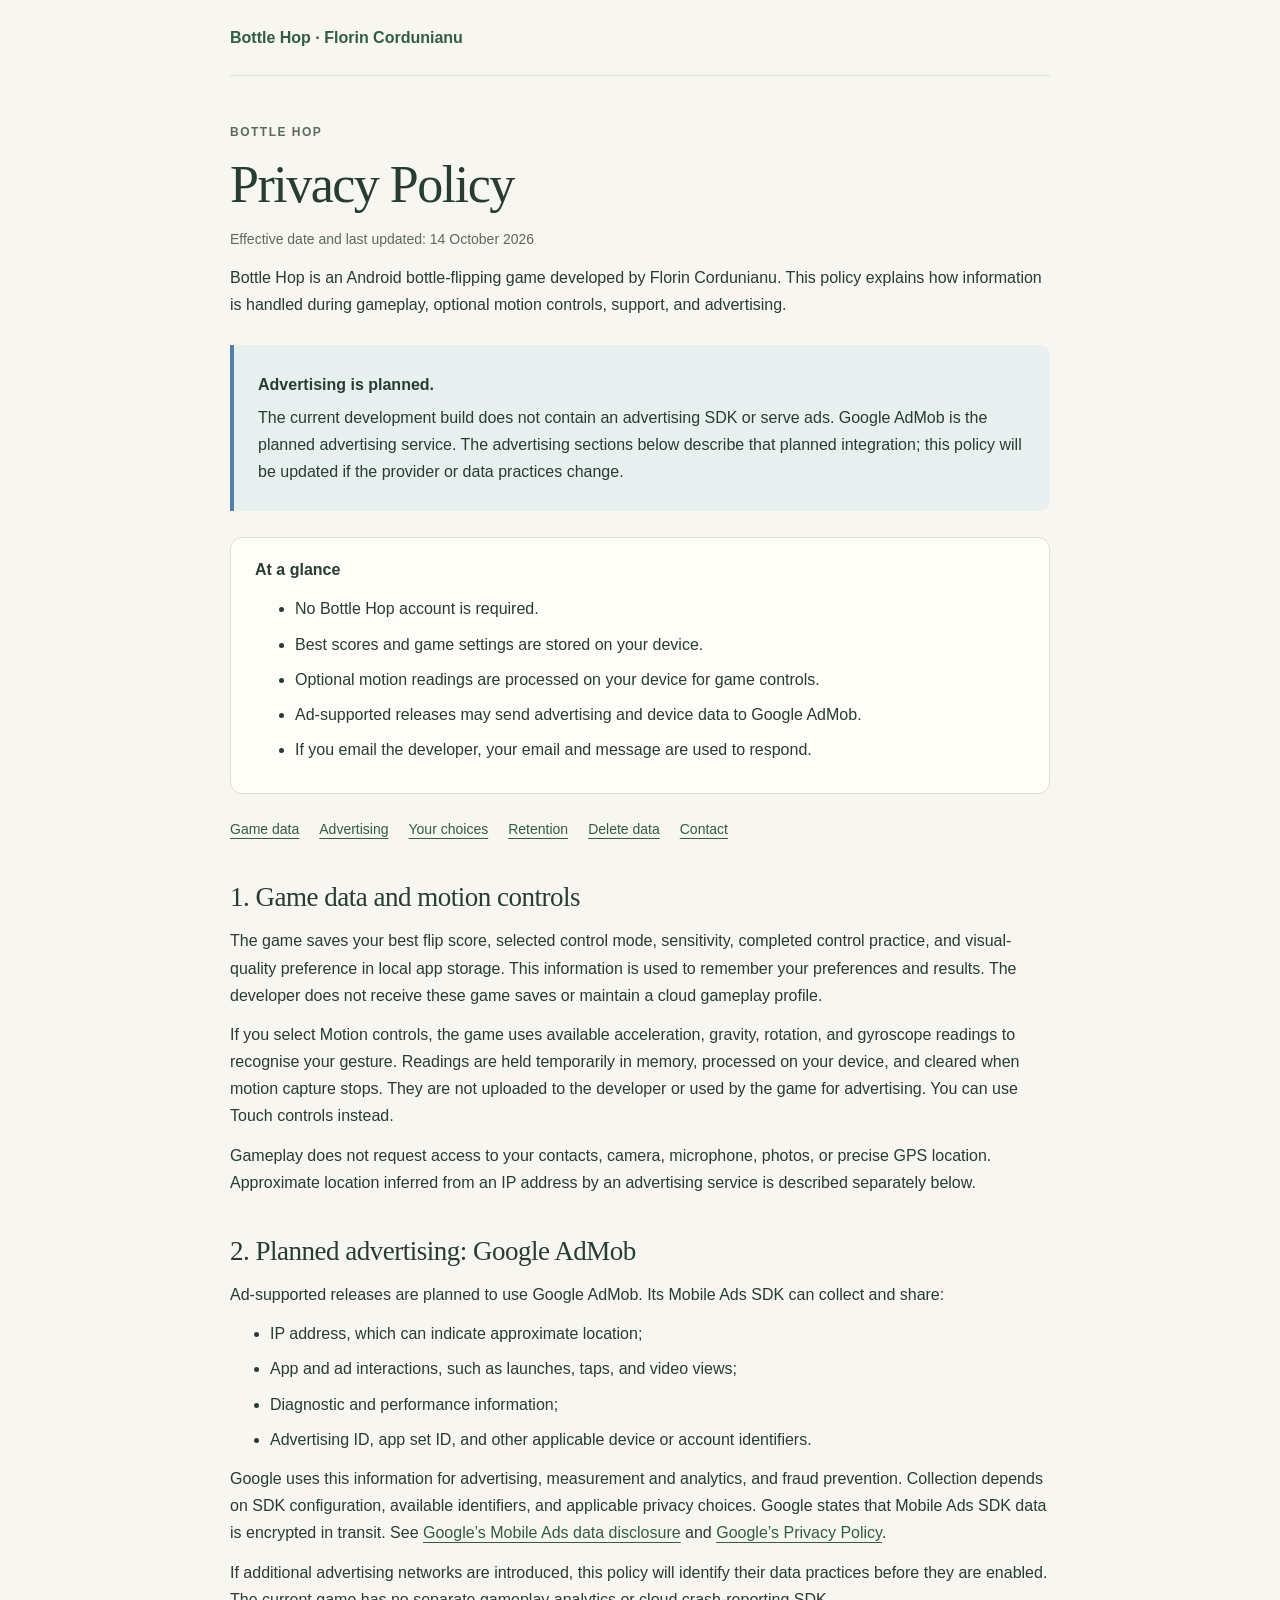
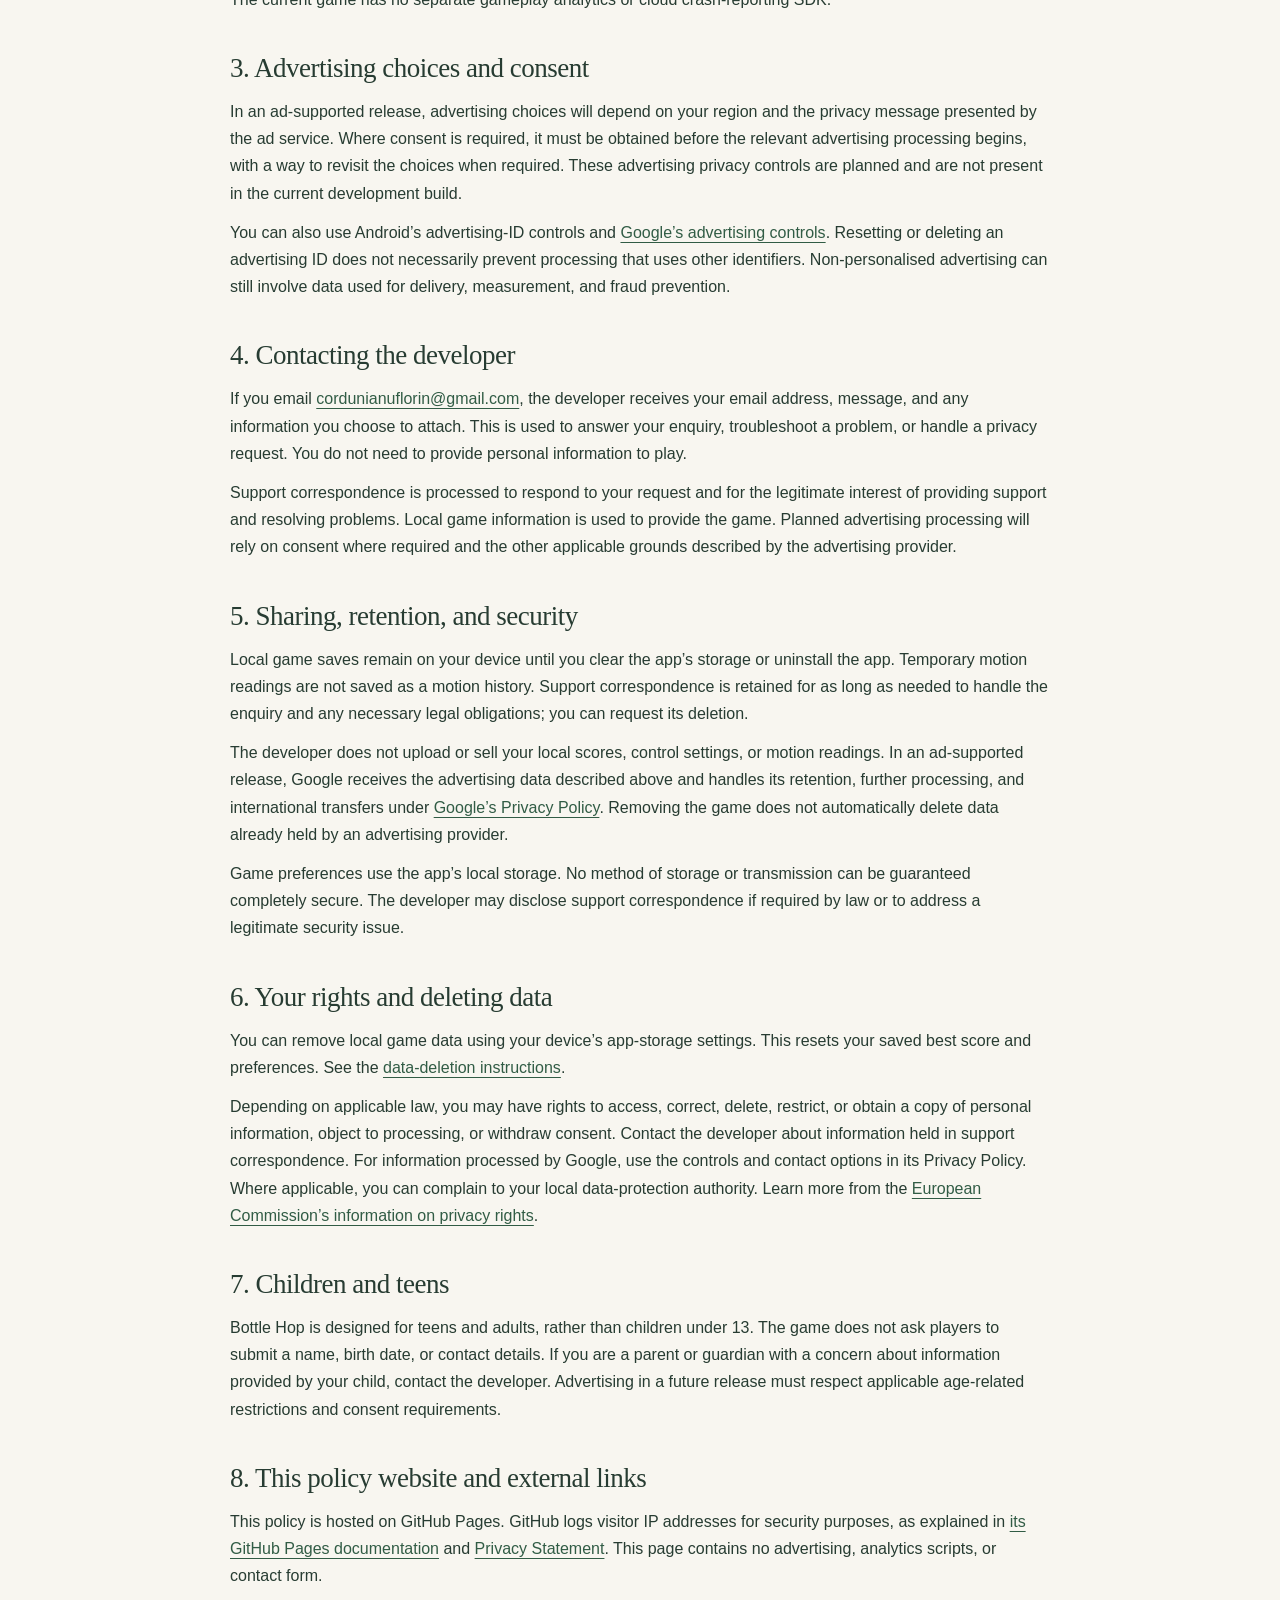
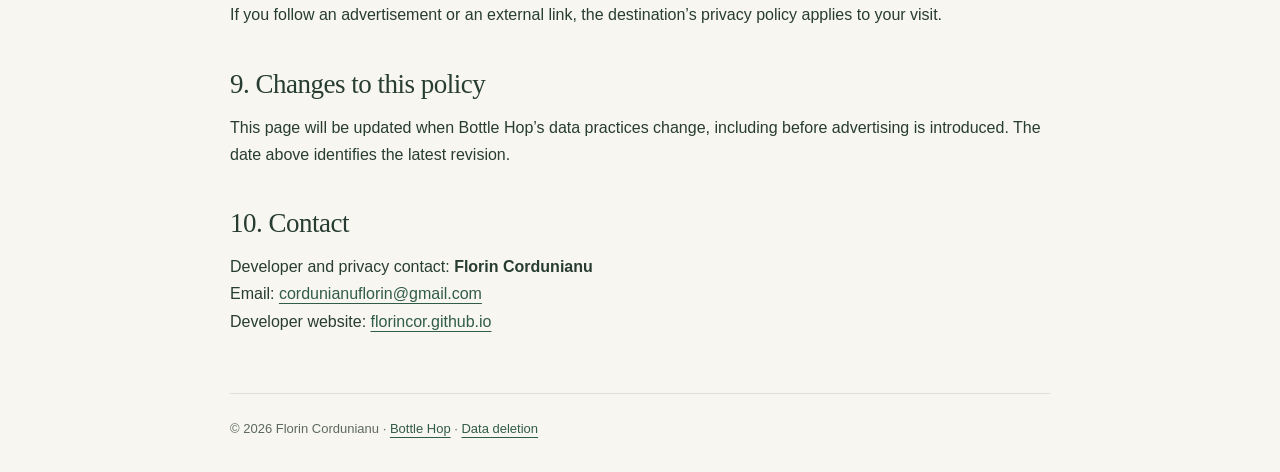
<file: index.html>
<!doctype html>
<html lang="en">
<head>
  <meta charset="utf-8">
  <meta name="viewport" content="width=device-width, initial-scale=1">
  <meta name="theme-color" content="#f8f6f0">
  <meta name="description" content="Bottle Hop privacy policy: local game data, optional motion controls, planned AdMob advertising, privacy choices, and contact details.">
  <title>Bottle Hop — Privacy Policy</title>
  <link rel="canonical" href="https://florincor.github.io/bottlehop-privacy/">
  <link rel="stylesheet" href="styles.css">
</head>
<body>
  <header class="wrap"><a class="brand" href="https://florincor.github.io/#bottle-hop">Bottle Hop · Florin Cordunianu</a></header>
  <main class="wrap" id="main">
    <p class="eyebrow">Bottle Hop</p>
    <h1>Privacy Policy</h1>
    <p class="meta">Effective date and last updated: <time datetime="2026-10-14">14 October 2026</time></p>
    <p>Bottle Hop is an Android bottle-flipping game developed by Florin Cordunianu. This policy explains how information is handled during gameplay, optional motion controls, support, and advertising.</p>
    <aside class="notice" aria-labelledby="advertising-status">
      <p id="advertising-status"><strong>Advertising is planned.</strong></p>
      <p>The current development build does not contain an advertising SDK or serve ads. Google AdMob is the planned advertising service. The advertising sections below describe that planned integration; this policy will be updated if the provider or data practices change.</p>
    </aside>
    <div class="summary">
      <strong>At a glance</strong>
      <ul>
        <li>No Bottle Hop account is required.</li>
        <li>Best scores and game settings are stored on your device.</li>
        <li>Optional motion readings are processed on your device for game controls.</li>
        <li>Ad-supported releases may send advertising and device data to Google AdMob.</li>
        <li>If you email the developer, your email and message are used to respond.</li>
      </ul>
    </div>
    <nav aria-label="Policy sections"><a href="#local-data">Game data</a><a href="#advertising">Advertising</a><a href="#choices">Your choices</a><a href="#retention">Retention</a><a href="data-deletion.html">Delete data</a><a href="#contact">Contact</a></nav>

    <section id="local-data" aria-labelledby="local-title">
      <h2 id="local-title">1. Game data and motion controls</h2>
      <p>The game saves your best flip score, selected control mode, sensitivity, completed control practice, and visual-quality preference in local app storage. This information is used to remember your preferences and results. The developer does not receive these game saves or maintain a cloud gameplay profile.</p>
      <p>If you select Motion controls, the game uses available acceleration, gravity, rotation, and gyroscope readings to recognise your gesture. Readings are held temporarily in memory, processed on your device, and cleared when motion capture stops. They are not uploaded to the developer or used by the game for advertising. You can use Touch controls instead.</p>
      <p>Gameplay does not request access to your contacts, camera, microphone, photos, or precise GPS location. Approximate location inferred from an IP address by an advertising service is described separately below.</p>
    </section>

    <section id="advertising" aria-labelledby="ads-title">
      <h2 id="ads-title">2. Planned advertising: Google AdMob</h2>
      <p>Ad-supported releases are planned to use Google AdMob. Its Mobile Ads SDK can collect and share:</p>
      <ul>
        <li>IP address, which can indicate approximate location;</li>
        <li>App and ad interactions, such as launches, taps, and video views;</li>
        <li>Diagnostic and performance information;</li>
        <li>Advertising ID, app set ID, and other applicable device or account identifiers.</li>
      </ul>
      <p>Google uses this information for advertising, measurement and analytics, and fraud prevention. Collection depends on SDK configuration, available identifiers, and applicable privacy choices. Google states that Mobile Ads SDK data is encrypted in transit. See <a href="https://developers.google.com/admob/android/privacy/play-data-disclosure">Google’s Mobile Ads data disclosure</a> and <a href="https://policies.google.com/privacy">Google’s Privacy Policy</a>.</p>
      <p>If additional advertising networks are introduced, this policy will identify their data practices before they are enabled. The current game has no separate gameplay analytics or cloud crash-reporting SDK.</p>
    </section>

    <section id="choices" aria-labelledby="choices-title">
      <h2 id="choices-title">3. Advertising choices and consent</h2>
      <p>In an ad-supported release, advertising choices will depend on your region and the privacy message presented by the ad service. Where consent is required, it must be obtained before the relevant advertising processing begins, with a way to revisit the choices when required. These advertising privacy controls are planned and are not present in the current development build.</p>
      <p>You can also use Android’s advertising-ID controls and <a href="https://policies.google.com/technologies/ads">Google’s advertising controls</a>. Resetting or deleting an advertising ID does not necessarily prevent processing that uses other identifiers. Non-personalised advertising can still involve data used for delivery, measurement, and fraud prevention.</p>
    </section>

    <section id="support" aria-labelledby="support-title">
      <h2 id="support-title">4. Contacting the developer</h2>
      <p>If you email <a href="mailto:cordunianuflorin@gmail.com?subject=Bottle%20Hop%20privacy">cordunianuflorin@gmail.com</a>, the developer receives your email address, message, and any information you choose to attach. This is used to answer your enquiry, troubleshoot a problem, or handle a privacy request. You do not need to provide personal information to play.</p>
      <p>Support correspondence is processed to respond to your request and for the legitimate interest of providing support and resolving problems. Local game information is used to provide the game. Planned advertising processing will rely on consent where required and the other applicable grounds described by the advertising provider.</p>
    </section>

    <section id="retention" aria-labelledby="retention-title">
      <h2 id="retention-title">5. Sharing, retention, and security</h2>
      <p>Local game saves remain on your device until you clear the app’s storage or uninstall the app. Temporary motion readings are not saved as a motion history. Support correspondence is retained for as long as needed to handle the enquiry and any necessary legal obligations; you can request its deletion.</p>
      <p>The developer does not upload or sell your local scores, control settings, or motion readings. In an ad-supported release, Google receives the advertising data described above and handles its retention, further processing, and international transfers under <a href="https://policies.google.com/privacy">Google’s Privacy Policy</a>. Removing the game does not automatically delete data already held by an advertising provider.</p>
      <p>Game preferences use the app’s local storage. No method of storage or transmission can be guaranteed completely secure. The developer may disclose support correspondence if required by law or to address a legitimate security issue.</p>
    </section>

    <section id="rights" aria-labelledby="rights-title">
      <h2 id="rights-title">6. Your rights and deleting data</h2>
      <p>You can remove local game data using your device’s app-storage settings. This resets your saved best score and preferences. See the <a href="data-deletion.html">data-deletion instructions</a>.</p>
      <p>Depending on applicable law, you may have rights to access, correct, delete, restrict, or obtain a copy of personal information, object to processing, or withdraw consent. Contact the developer about information held in support correspondence. For information processed by Google, use the controls and contact options in its Privacy Policy. Where applicable, you can complain to your local data-protection authority. Learn more from the <a href="https://commission.europa.eu/law/law-topic/data-protection/information-individuals_en">European Commission’s information on privacy rights</a>.</p>
    </section>

    <section id="children" aria-labelledby="children-title">
      <h2 id="children-title">7. Children and teens</h2>
      <p>Bottle Hop is designed for teens and adults, rather than children under 13. The game does not ask players to submit a name, birth date, or contact details. If you are a parent or guardian with a concern about information provided by your child, contact the developer. Advertising in a future release must respect applicable age-related restrictions and consent requirements.</p>
    </section>

    <section id="website" aria-labelledby="website-title">
      <h2 id="website-title">8. This policy website and external links</h2>
      <p>This policy is hosted on GitHub Pages. GitHub logs visitor IP addresses for security purposes, as explained in <a href="https://docs.github.com/en/pages/getting-started-with-github-pages/what-is-github-pages#data-collection">its GitHub Pages documentation</a> and <a href="https://docs.github.com/en/site-policy/privacy-policies/github-general-privacy-statement">Privacy Statement</a>. This page contains no advertising, analytics scripts, or contact form.</p>
      <p>If you follow an advertisement or an external link, the destination’s privacy policy applies to your visit.</p>
    </section>

    <section id="changes" aria-labelledby="changes-title">
      <h2 id="changes-title">9. Changes to this policy</h2>
      <p>This page will be updated when Bottle Hop’s data practices change, including before advertising is introduced. The date above identifies the latest revision.</p>
    </section>

    <section id="contact" aria-labelledby="contact-title">
      <h2 id="contact-title">10. Contact</h2>
      <p>Developer and privacy contact: <strong>Florin Cordunianu</strong><br>Email: <a href="mailto:cordunianuflorin@gmail.com?subject=Bottle%20Hop%20privacy">cordunianuflorin@gmail.com</a><br>Developer website: <a href="https://florincor.github.io/">florincor.github.io</a></p>
    </section>
  </main>
  <footer class="wrap">© 2026 Florin Cordunianu · <a href="https://florincor.github.io/#bottle-hop">Bottle Hop</a> · <a href="data-deletion.html">Data deletion</a></footer>
</body>
</html>
</file>
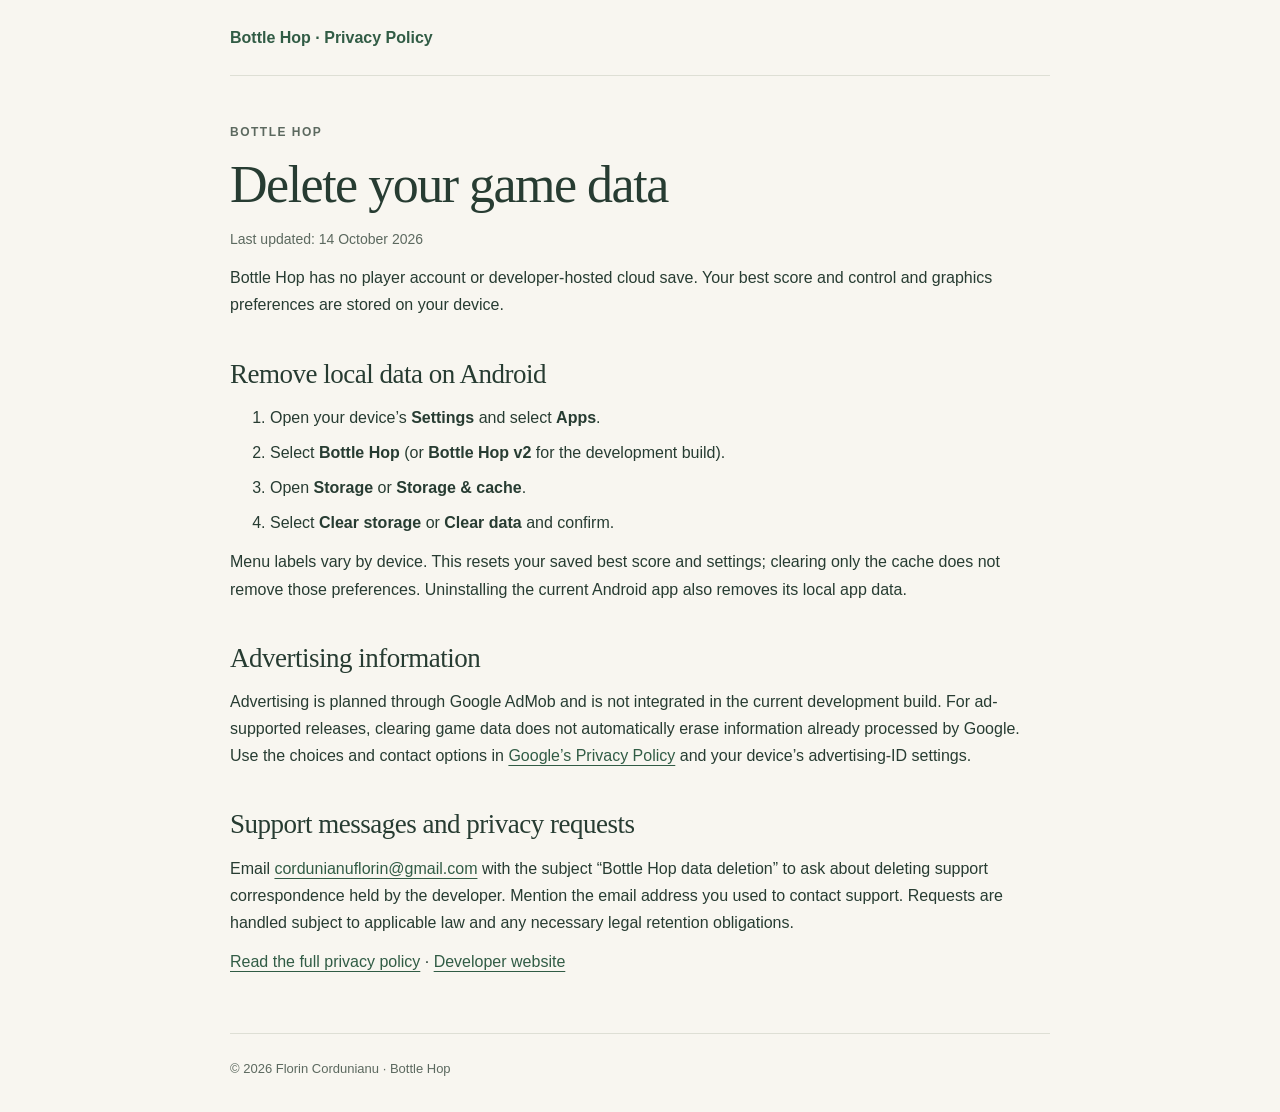
<file: data-deletion.html>
<!doctype html>
<html lang="en">
<head>
  <meta charset="utf-8">
  <meta name="viewport" content="width=device-width, initial-scale=1">
  <meta name="theme-color" content="#f8f6f0">
  <meta name="description" content="How to delete Bottle Hop local game data and contact the developer about a privacy request.">
  <title>Bottle Hop — Data Deletion</title>
  <link rel="canonical" href="https://florincor.github.io/bottlehop-privacy/data-deletion.html">
  <link rel="stylesheet" href="styles.css">
</head>
<body>
  <header class="wrap"><a class="brand" href="./">Bottle Hop · Privacy Policy</a></header>
  <main class="wrap">
    <p class="eyebrow">Bottle Hop</p>
    <h1>Delete your game data</h1>
    <p class="meta">Last updated: <time datetime="2026-10-14">14 October 2026</time></p>
    <p>Bottle Hop has no player account or developer-hosted cloud save. Your best score and control and graphics preferences are stored on your device.</p>
    <h2>Remove local data on Android</h2>
    <ol>
      <li>Open your device’s <strong>Settings</strong> and select <strong>Apps</strong>.</li>
      <li>Select <strong>Bottle Hop</strong> (or <strong>Bottle Hop v2</strong> for the development build).</li>
      <li>Open <strong>Storage</strong> or <strong>Storage &amp; cache</strong>.</li>
      <li>Select <strong>Clear storage</strong> or <strong>Clear data</strong> and confirm.</li>
    </ol>
    <p>Menu labels vary by device. This resets your saved best score and settings; clearing only the cache does not remove those preferences. Uninstalling the current Android app also removes its local app data.</p>
    <h2>Advertising information</h2>
    <p>Advertising is planned through Google AdMob and is not integrated in the current development build. For ad-supported releases, clearing game data does not automatically erase information already processed by Google. Use the choices and contact options in <a href="https://policies.google.com/privacy">Google’s Privacy Policy</a> and your device’s advertising-ID settings.</p>
    <h2>Support messages and privacy requests</h2>
    <p>Email <a href="mailto:cordunianuflorin@gmail.com?subject=Bottle%20Hop%20data%20deletion">cordunianuflorin@gmail.com</a> with the subject “Bottle Hop data deletion” to ask about deleting support correspondence held by the developer. Mention the email address you used to contact support. Requests are handled subject to applicable law and any necessary legal retention obligations.</p>
    <p><a href="./">Read the full privacy policy</a> · <a href="https://florincor.github.io/#bottle-hop">Developer website</a></p>
  </main>
  <footer class="wrap">© 2026 Florin Cordunianu · Bottle Hop</footer>
</body>
</html>
</file>
<file: styles.css>
:root { color-scheme: light; font-family: -apple-system, BlinkMacSystemFont, "Segoe UI", sans-serif; color: #273c32; background: #f8f6f0; font-synthesis: none; }
* { box-sizing: border-box; }
body { margin: 0; line-height: 1.7; }
a { color: #315c45; text-underline-offset: 4px; overflow-wrap: anywhere; }
a:focus-visible { outline: 3px solid #aa562f; outline-offset: 5px; border-radius: 3px; }
.wrap { width: min(820px, calc(100% - 40px)); margin-inline: auto; }
header { padding: 24px 0; border-bottom: 1px solid #dedfd5; }
.brand { font-weight: 650; text-decoration: none; }
main { padding: 46px 0; }
.eyebrow { margin: 0 0 12px; font-size: 12px; font-weight: 700; letter-spacing: 1.5px; text-transform: uppercase; color: #5c695f; }
h1 { margin: 0 0 14px; font: 400 clamp(36px, 6vw, 52px)/1.15 Georgia, serif; letter-spacing: -1.5px; }
h2 { margin: 38px 0 12px; font: 400 27px/1.3 Georgia, serif; letter-spacing: -.5px; }
p, ul, ol { margin: 12px 0; }
li { margin: 8px 0; }
.meta { color: #5c695f; font-size: 14px; }
.notice { margin-block: 26px; padding: 20px 24px; border-left: 4px solid #547fa8; border-radius: 0 10px 10px 0; background: #e8efef; }
.notice p { margin: 6px 0; }
.summary { padding: 18px 24px; border: 1px solid #dedfd5; border-radius: 12px; background: #fffdf8; }
nav { display: flex; gap: 12px 20px; flex-wrap: wrap; margin: 24px 0; font-size: 14px; }
section { scroll-margin-top: 24px; }
footer { padding: 24px 0 32px; border-top: 1px solid #dedfd5; color: #5c695f; font-size: 13px; }
@media(max-width: 480px) { main { padding-top: 32px; } .notice,.summary { padding: 16px 18px; } h2 { font-size: 25px; } }
@media print { body { background: white; color: black; } nav,header,footer { display: none; } main { padding: 0; } .wrap { width: 100%; } a { color: inherit; } .notice,.summary { break-inside: avoid; } }
</file>
